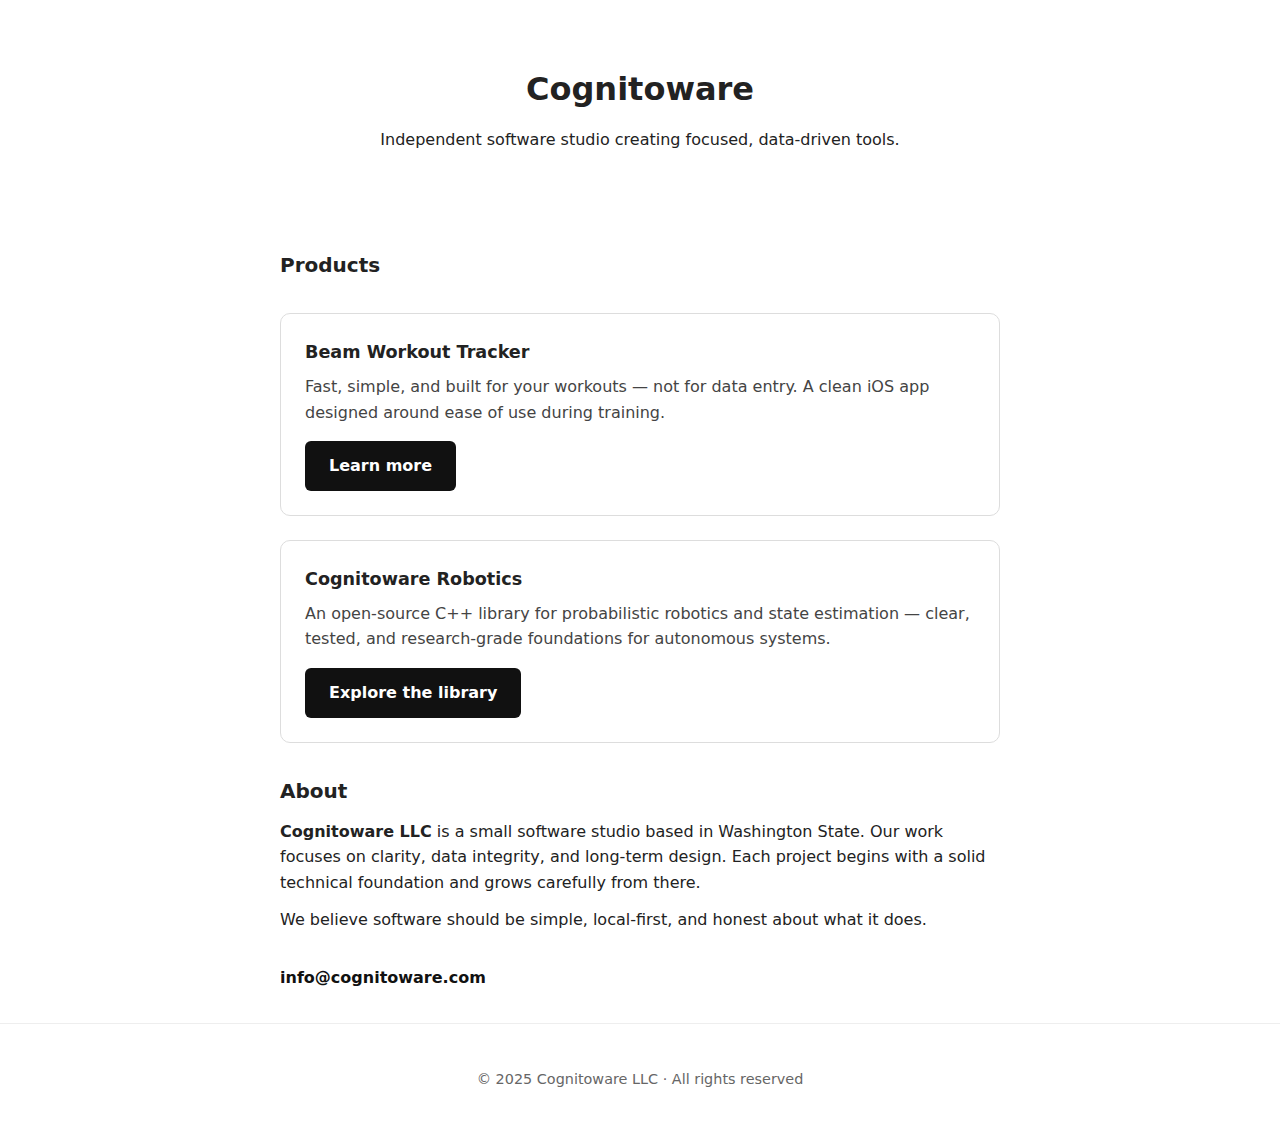
<file: index.html>
<!DOCTYPE html>
<html lang="en">

<head>
  <meta charset="UTF-8">
  <meta name="viewport" content="width=device-width, initial-scale=1">
  <title>Cognitoware — Independent Software Studio</title>
  <link rel="stylesheet" href="/style.css">
</head>

<body>
  <header>
    <h1>Cognitoware</h1>
    <p>Independent software studio creating focused, data-driven tools.</p>
  </header>

  <section>
    <h2>Products</h2>

    <div class="products">
      <div class="product">
        <h3>Beam Workout Tracker</h3>
        <p>Fast, simple, and built for your workouts — not for data entry. A clean iOS app designed around ease of use
          during training.</p>
        <a href="/beam/">Learn more</a>
      </div>

      <div class="product">
        <h3>Cognitoware Robotics</h3>
        <p>An open-source C++ library for probabilistic robotics and state estimation — clear, tested, and
          research-grade foundations for autonomous systems.</p>
        <a href="/robotics/">Explore the library</a>
      </div>
    </div>

    <h2>About</h2>
    <p><strong>Cognitoware LLC</strong> is a small software studio based in Washington State. Our work focuses on
      clarity, data integrity, and long-term design. Each project begins with a solid technical foundation and grows
      carefully from there.</p>

    <p>We believe software should be simple, local-first, and honest about what it does.</p>

    <div style="margin-top:2rem;">
      <a href="mailto:info@cognitoware.com"
        style="text-decoration:none; color:#111; font-weight:600;">info@cognitoware.com</a>
    </div>
  </section>

  <footer>
    <p>&copy; 2025 Cognitoware LLC &middot; All rights reserved</p>
  </footer>
</body>

</html>
</file>
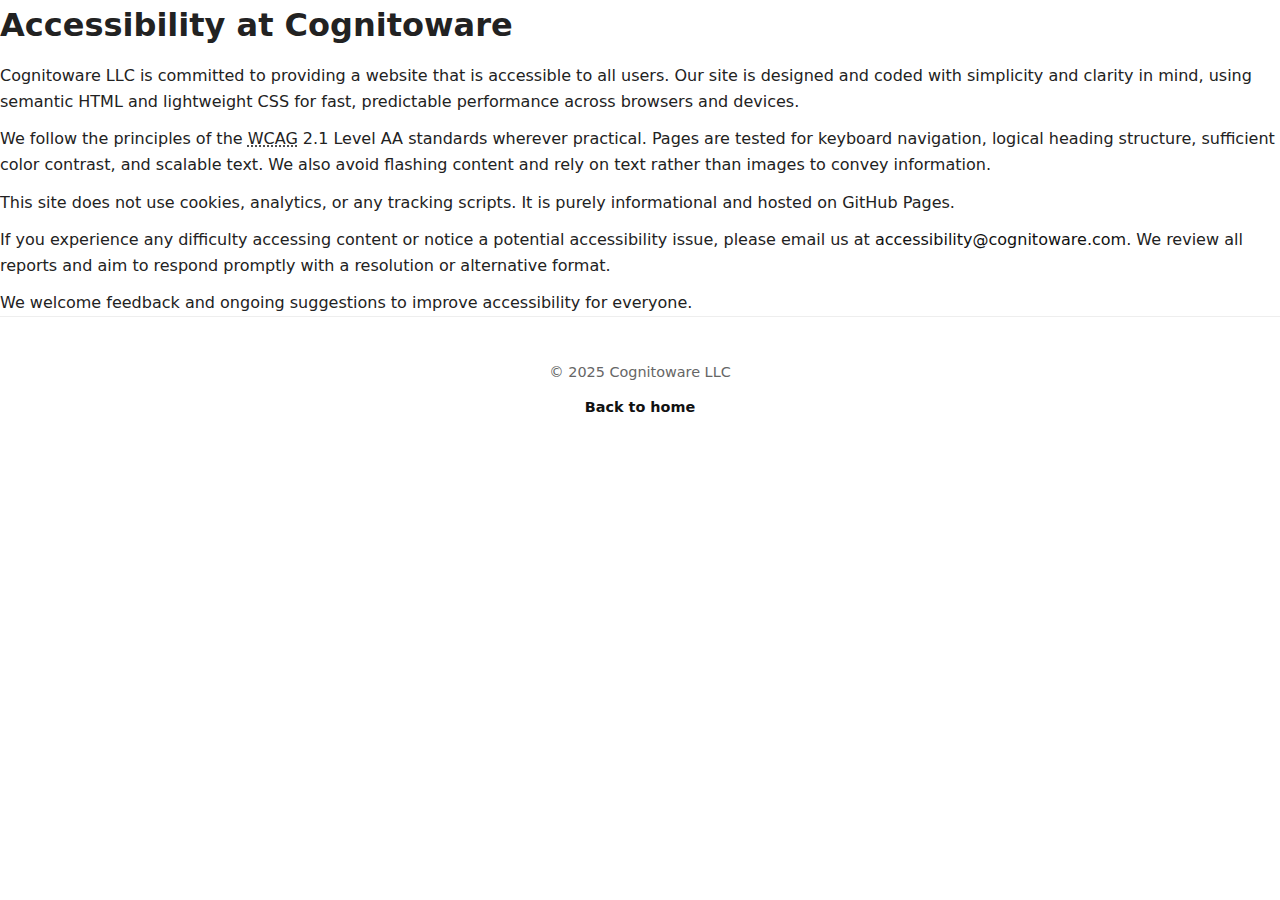
<file: accessibility/index.html>
<!DOCTYPE html>
<html lang="en">
<head>
  <meta charset="UTF-8" />
  <meta name="viewport" content="width=device-width, initial-scale=1" />
  <title>Accessibility at Cognitoware</title>
  <meta name="description" content="Accessibility statement for Cognitoware LLC. Our website follows WCAG 2.1 Level AA guidelines and welcomes feedback on accessibility." />
  <link rel="stylesheet" href="/style.css" />
</head>
<body>
  <main id="main" tabindex="-1">
    <h1>Accessibility at Cognitoware</h1>

    <p>
      Cognitoware LLC is committed to providing a website that is accessible to all users.
      Our site is designed and coded with simplicity and clarity in mind, using semantic HTML
      and lightweight CSS for fast, predictable performance across browsers and devices.
    </p>

    <p>
      We follow the principles of the
      <abbr title="Web Content Accessibility Guidelines">WCAG</abbr> 2.1 Level AA
      standards wherever practical. Pages are tested for keyboard navigation, logical heading
      structure, sufficient color contrast, and scalable text. We also avoid flashing content
      and rely on text rather than images to convey information.
    </p>

    <p>
      This site does not use cookies, analytics, or any tracking scripts. It is purely
      informational and hosted on GitHub Pages.
    </p>

    <p>
      If you experience any difficulty accessing content or notice a potential accessibility
      issue, please email us at
      <a href="mailto:accessibility@cognitoware.com">accessibility@cognitoware.com</a>.
      We review all reports and aim to respond promptly with a resolution or alternative format.
    </p>

    <p>
      We welcome feedback and ongoing suggestions to improve accessibility for everyone.
    </p>
  </main>

  <footer>
    <p class="legal">© 2025 Cognitoware LLC</p>
    <p><a href="/">Back to home</a></p>
  </footer>
</body>
</html>
</file>
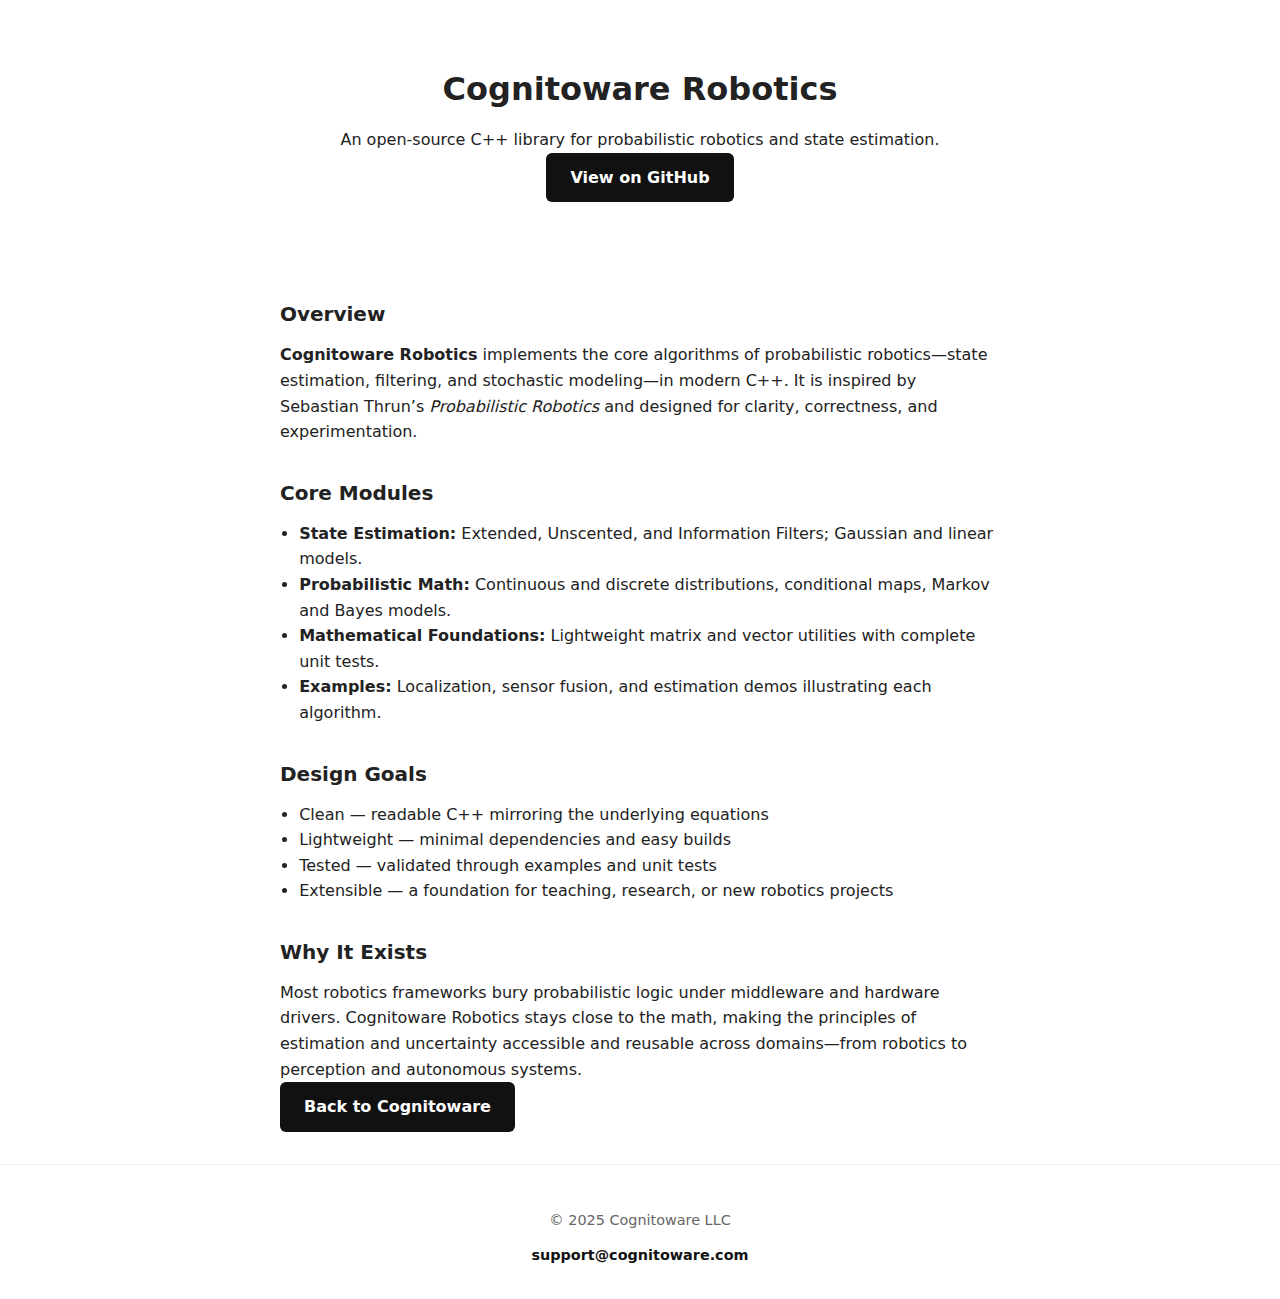
<file: robotics/index.html>
<!DOCTYPE html>
<html lang="en">

<head>
    <meta charset="UTF-8">
    <meta name="viewport" content="width=device-width, initial-scale=1">
    <title>Cognitoware Robotics — Probabilistic Robotics Library</title>
    <link rel="stylesheet" href="/style.css">
</head>

<body>
    <header>
        <h1>Cognitoware Robotics</h1>
        <p>An open-source C++ library for probabilistic robotics and state estimation.</p>
        <div class="cta">
            <a href="https://github.com/cognitoware/robotics">View on GitHub</a>
        </div>
    </header>

    <section>
        <h2>Overview</h2>
        <p><strong>Cognitoware Robotics</strong> implements the core algorithms of probabilistic robotics—state
            estimation, filtering, and stochastic modeling—in modern C++. It is inspired by Sebastian Thrun’s
            <em>Probabilistic Robotics</em> and designed for clarity, correctness, and experimentation.</p>

        <h2>Core Modules</h2>
        <ul>
            <li><strong>State Estimation:</strong> Extended, Unscented, and Information Filters; Gaussian and linear
                models.</li>
            <li><strong>Probabilistic Math:</strong> Continuous and discrete distributions, conditional maps, Markov and
                Bayes models.</li>
            <li><strong>Mathematical Foundations:</strong> Lightweight matrix and vector utilities with complete unit
                tests.</li>
            <li><strong>Examples:</strong> Localization, sensor fusion, and estimation demos illustrating each
                algorithm.</li>
        </ul>

        <h2>Design Goals</h2>
        <ul>
            <li>Clean — readable C++ mirroring the underlying equations</li>
            <li>Lightweight — minimal dependencies and easy builds</li>
            <li>Tested — validated through examples and unit tests</li>
            <li>Extensible — a foundation for teaching, research, or new robotics projects</li>
        </ul>

        <h2>Why It Exists</h2>
        <p>Most robotics frameworks bury probabilistic logic under middleware and hardware drivers. Cognitoware Robotics
            stays close to the math, making the principles of estimation and uncertainty accessible and reusable across
            domains—from robotics to perception and autonomous systems.</p>

        <div class="cta">
            <a href="/">Back to Cognitoware</a>
        </div>
    </section>

    <footer>
        <p>&copy; 2025 Cognitoware LLC</p>
        <p><a href="mailto:robotics-feedback@cognitoware.com">support@cognitoware.com</a></p>
    </footer>
</body>

</html>
</file>
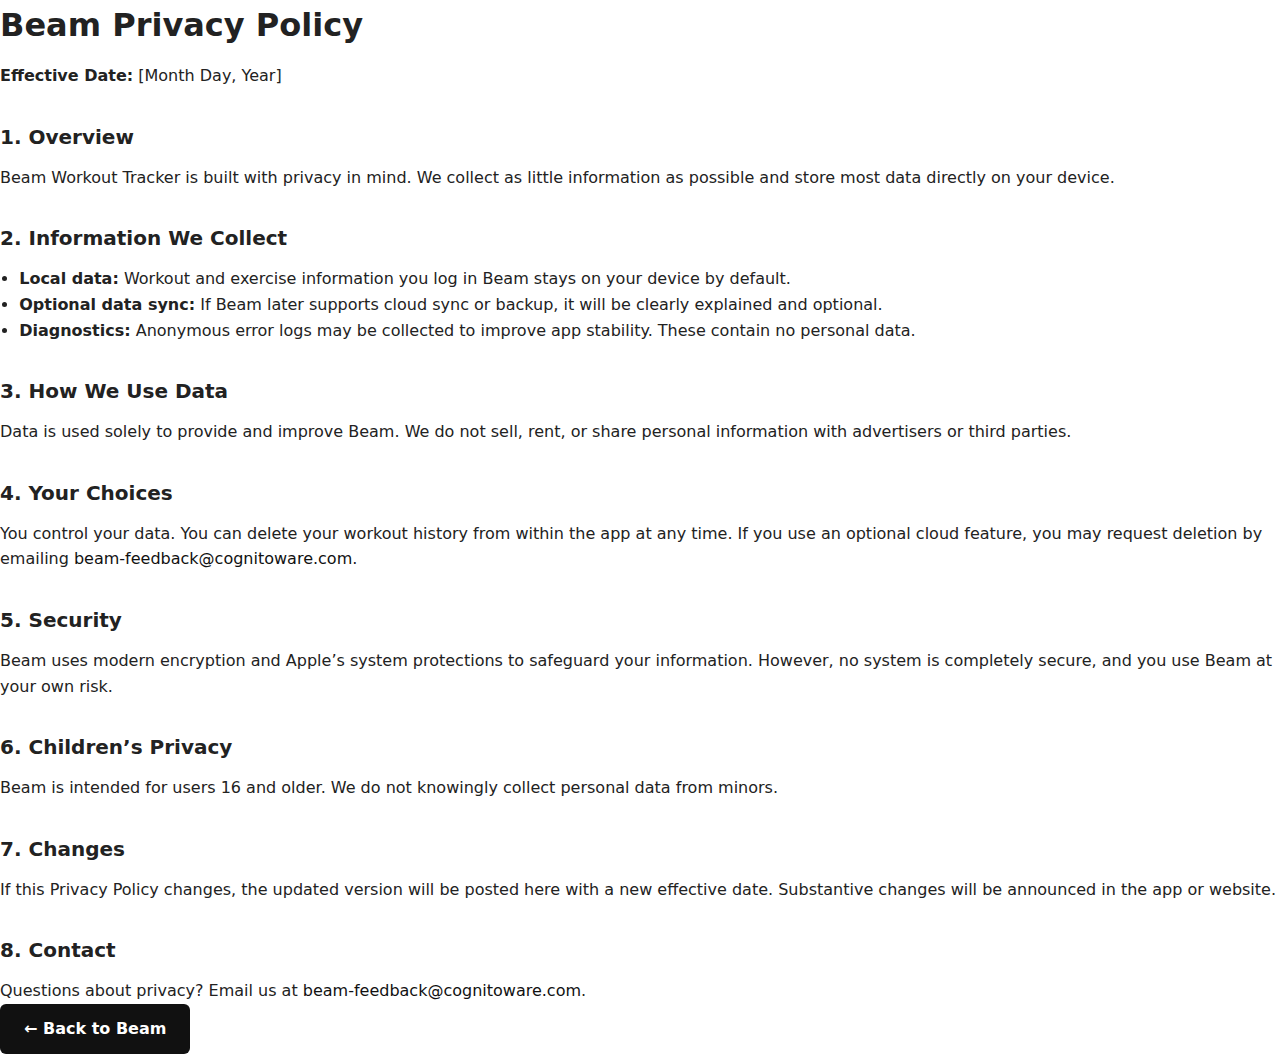
<file: beam/privacy.html>
<!DOCTYPE html>
<html lang="en">
<head>
  <meta charset="UTF-8">
  <meta name="viewport" content="width=device-width, initial-scale=1.0">
  <title>Beam Privacy Policy</title>
  <link rel="stylesheet" href="../style.css">
</head>
<body>
  <div class="container narrow">
    <h1>Beam Privacy Policy</h1>
    <p><strong>Effective Date:</strong> [Month Day, Year]</p>

    <h2>1. Overview</h2>
    <p>Beam Workout Tracker is built with privacy in mind. We collect as little information as possible and store most data directly on your device.</p>

    <h2>2. Information We Collect</h2>
    <ul>
      <li><strong>Local data:</strong> Workout and exercise information you log in Beam stays on your device by default.</li>
      <li><strong>Optional data sync:</strong> If Beam later supports cloud sync or backup, it will be clearly explained and optional.</li>
      <li><strong>Diagnostics:</strong> Anonymous error logs may be collected to improve app stability. These contain no personal data.</li>
    </ul>

    <h2>3. How We Use Data</h2>
    <p>Data is used solely to provide and improve Beam. We do not sell, rent, or share personal information with advertisers or third parties.</p>

    <h2>4. Your Choices</h2>
    <p>You control your data. You can delete your workout history from within the app at any time. If you use an optional cloud feature, you may request deletion by emailing <a href="mailto:beam-feedback@cognitoware.com">beam-feedback@cognitoware.com</a>.</p>

    <h2>5. Security</h2>
    <p>Beam uses modern encryption and Apple’s system protections to safeguard your information. However, no system is completely secure, and you use Beam at your own risk.</p>

    <h2>6. Children’s Privacy</h2>
    <p>Beam is intended for users 16 and older. We do not knowingly collect personal data from minors.</p>

    <h2>7. Changes</h2>
    <p>If this Privacy Policy changes, the updated version will be posted here with a new effective date. Substantive changes will be announced in the app or website.</p>

    <h2>8. Contact</h2>
    <p>Questions about privacy? Email us at <a href="mailto:beam-feedback@cognitoware.com">beam-feedback@cognitoware.com</a>.</p>

    <div class="cta">
      <a href="index.html">← Back to Beam</a>
    </div>
  </div>
</body>
</html>
</file>
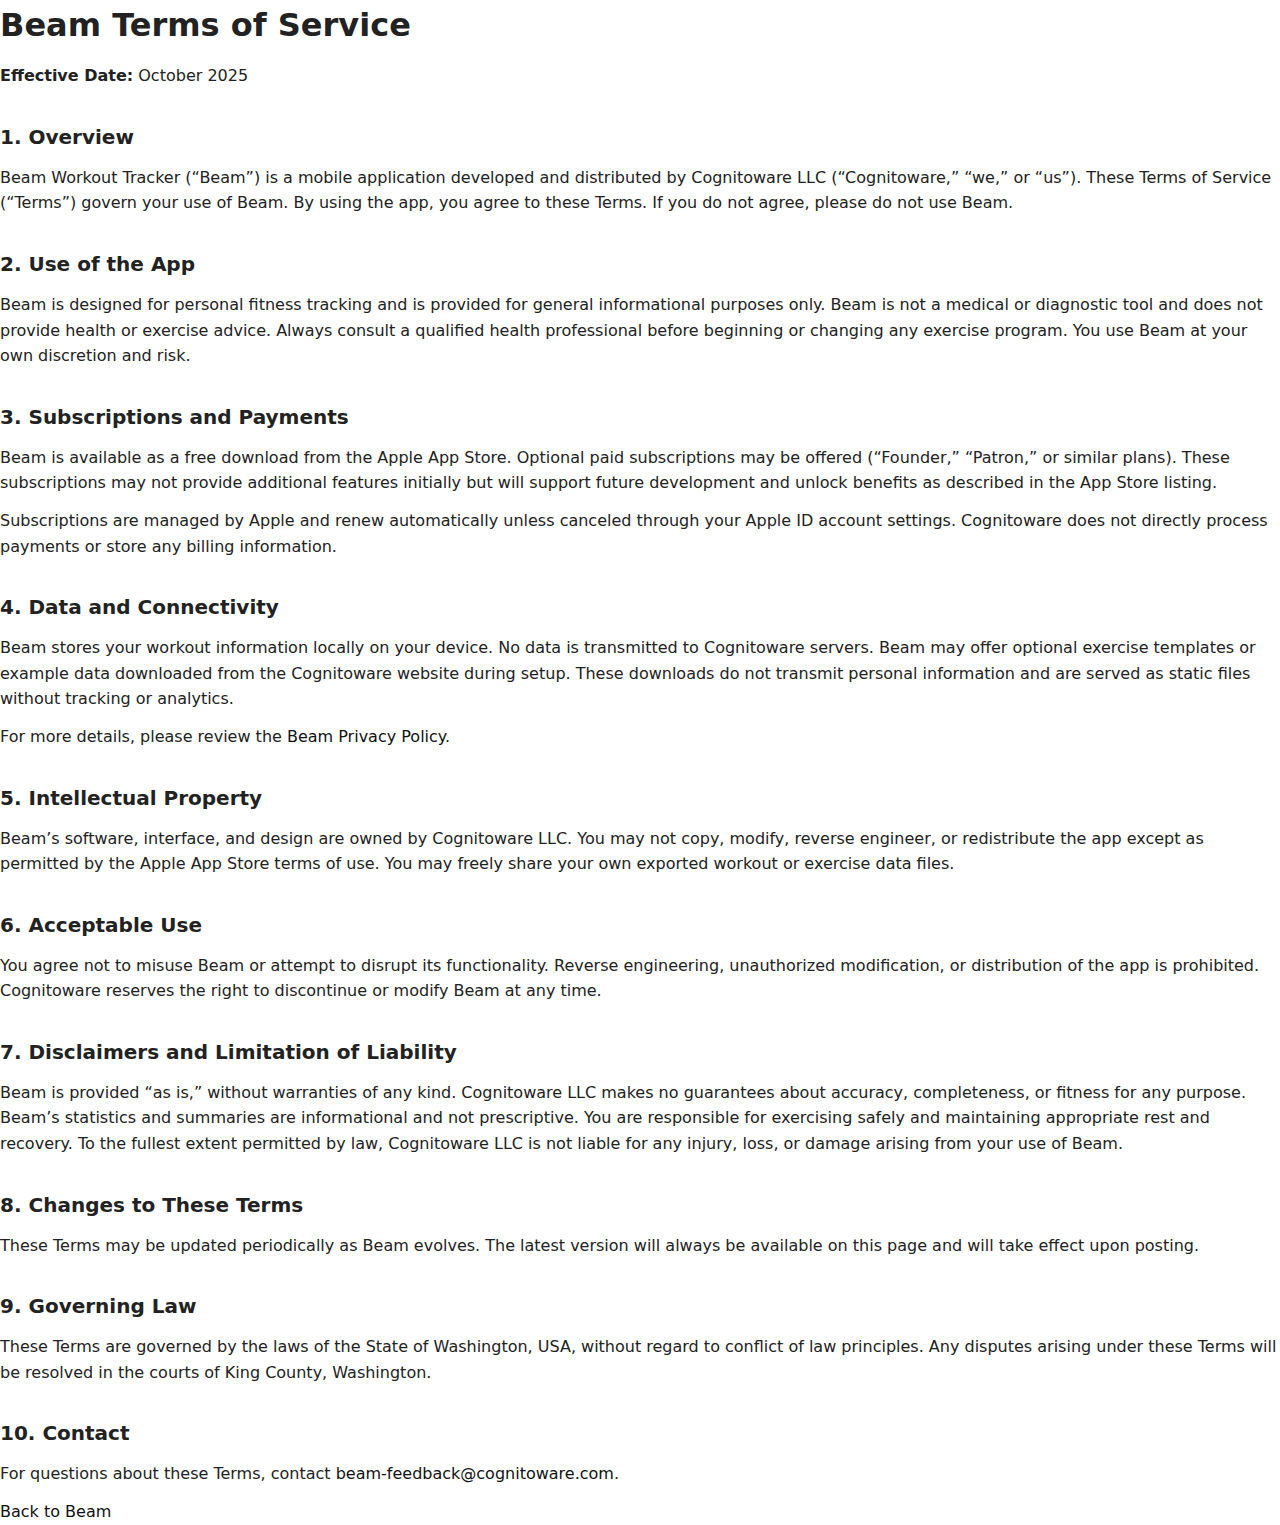
<file: beam/tos.html>
<!DOCTYPE html>
<html lang="en">
<head>
  <meta charset="UTF-8" />
  <meta name="viewport" content="width=device-width, initial-scale=1.0" />
  <title>Beam Terms of Service</title>
  <meta name="robots" content="index, follow" />
  <link rel="stylesheet" href="../style.css" />
</head>
<body>
  <div class="container narrow">
    <h1>Beam Terms of Service</h1>
    <p><strong>Effective Date:</strong> October 2025</p>

    <h2>1. Overview</h2>
    <p>
      Beam Workout Tracker (“Beam”) is a mobile application developed and distributed by Cognitoware LLC (“Cognitoware,” “we,” or “us”). 
      These Terms of Service (“Terms”) govern your use of Beam. By using the app, you agree to these Terms. 
      If you do not agree, please do not use Beam.
    </p>

    <h2>2. Use of the App</h2>
    <p>
      Beam is designed for personal fitness tracking and is provided for general informational purposes only. 
      Beam is not a medical or diagnostic tool and does not provide health or exercise advice. 
      Always consult a qualified health professional before beginning or changing any exercise program. 
      You use Beam at your own discretion and risk.
    </p>

    <h2>3. Subscriptions and Payments</h2>
    <p>
      Beam is available as a free download from the Apple App Store. 
      Optional paid subscriptions may be offered (“Founder,” “Patron,” or similar plans). 
      These subscriptions may not provide additional features initially but will support future development and unlock benefits as described in the App Store listing.
    </p>
    <p>
      Subscriptions are managed by Apple and renew automatically unless canceled through your Apple ID account settings. 
      Cognitoware does not directly process payments or store any billing information.
    </p>

    <h2>4. Data and Connectivity</h2>
    <p>
      Beam stores your workout information locally on your device. 
      No data is transmitted to Cognitoware servers. 
      Beam may offer optional exercise templates or example data downloaded from the Cognitoware website during setup. 
      These downloads do not transmit personal information and are served as static files without tracking or analytics.
    </p>
    <p>
      For more details, please review the <a href="privacy.html">Beam Privacy Policy</a>.
    </p>

    <h2>5. Intellectual Property</h2>
    <p>
      Beam’s software, interface, and design are owned by Cognitoware LLC. 
      You may not copy, modify, reverse engineer, or redistribute the app except as permitted by the Apple App Store terms of use. 
      You may freely share your own exported workout or exercise data files.
    </p>

    <h2>6. Acceptable Use</h2>
    <p>
      You agree not to misuse Beam or attempt to disrupt its functionality. 
      Reverse engineering, unauthorized modification, or distribution of the app is prohibited. 
      Cognitoware reserves the right to discontinue or modify Beam at any time.
    </p>

    <h2>7. Disclaimers and Limitation of Liability</h2>
    <p>
      Beam is provided “as is,” without warranties of any kind. 
      Cognitoware LLC makes no guarantees about accuracy, completeness, or fitness for any purpose. 
      Beam’s statistics and summaries are informational and not prescriptive. 
      You are responsible for exercising safely and maintaining appropriate rest and recovery. 
      To the fullest extent permitted by law, Cognitoware LLC is not liable for any injury, loss, or damage arising from your use of Beam.
    </p>

    <h2>8. Changes to These Terms</h2>
    <p>
      These Terms may be updated periodically as Beam evolves. 
      The latest version will always be available on this page and will take effect upon posting.
    </p>

    <h2>9. Governing Law</h2>
    <p>
      These Terms are governed by the laws of the State of Washington, USA, without regard to conflict of law principles. 
      Any disputes arising under these Terms will be resolved in the courts of King County, Washington.
    </p>

    <h2>10. Contact</h2>
    <p>
      For questions about these Terms, contact 
      <a href="mailto:beam-feedback@cognitoware.com">beam-feedback@cognitoware.com</a>.
    </p>

    <p><a href="index.html">Back to Beam</a></p>
  </div>
</body>
</html>
</file>
<file: style.css>
/* ========================================
   Cognitoware Shared Stylesheet
   Applies to all product pages and index.html
   ======================================== */

:root {
  --text-color: #222;
  --background: #fff;
  --accent: #111;
  --border-color: #ddd;
  --border-light: #eee;
  --muted-text: #666;
  --max-width: 720px;
  --font-body: system-ui, -apple-system, sans-serif;
}

/* Reset */
body, h1, h2, h3, p, ul {
  margin: 0;
  padding: 0;
}

body {
  font-family: var(--font-body);
  color: var(--text-color);
  background: var(--background);
  line-height: 1.6;
  margin: 0;
}

/* Layout Containers */
header, section {
  max-width: var(--max-width);
  margin: 0 auto;
  padding: 2rem 1.25rem;
}

header {
  text-align: center;
  padding-top: 4rem;
  padding-bottom: 2rem;
}

/* Typography */
h1 {
  font-size: 2rem;
  margin-bottom: 0.25rem;
}

h2 {
  font-size: 1.25rem;
  margin-top: 2rem;
  margin-bottom: 0.75rem;
}

h3 {
  font-size: 1.1rem;
  margin-bottom: 0.25rem;
}

p {
  margin-top: 0.75rem;
}

ul {
  margin-top: 0.5rem;
  padding-left: 1.2rem;
}

a {
  color: var(--accent);
  text-decoration: none;
}

a:hover {
  text-decoration: underline;
}

/* Product Cards */
.products {
  display: grid;
  gap: 1.5rem;
  margin-top: 2rem;
}

.product {
  border: 1px solid var(--border-color);
  border-radius: 10px;
  padding: 1.5rem;
  transition: box-shadow 0.2s ease, transform 0.1s ease;
}

.product:hover {
  box-shadow: 0 2px 8px rgba(0, 0, 0, 0.08);
  transform: translateY(-2px);
}

.product p {
  margin-top: 0.5rem;
  margin-bottom: 1rem;
  color: #444;
}

/* Buttons */
.cta a,
.product a {
  display: inline-block;
  background: var(--accent);
  color: #fff;              /* keep white text */
  text-decoration: none;
  padding: 0.75rem 1.5rem;
  border-radius: 6px;
  font-weight: 600;
  transition: background-color 0.2s ease, transform 0.1s ease;
}

.cta a:hover,
.product a:hover {
  background-color: #333;   /* slightly lighter black */
  color: #fff;              /* stays white */
  transform: translateY(-2px);
  text-decoration: none;
}

/* Footer */
footer {
  text-align: center;
  padding: 2rem;
  font-size: 0.9rem;
  color: var(--muted-text);
  border-top: 1px solid var(--border-light);
}

footer a {
  color: var(--accent);
  font-weight: 600;
}

/* Responsive Adjustments */
@media (max-width: 600px) {
  header {
    padding-top: 3rem;
  }
  h1 {
    font-size: 1.75rem;
  }
  .product {
    padding: 1.25rem;
  }
}
</file>
